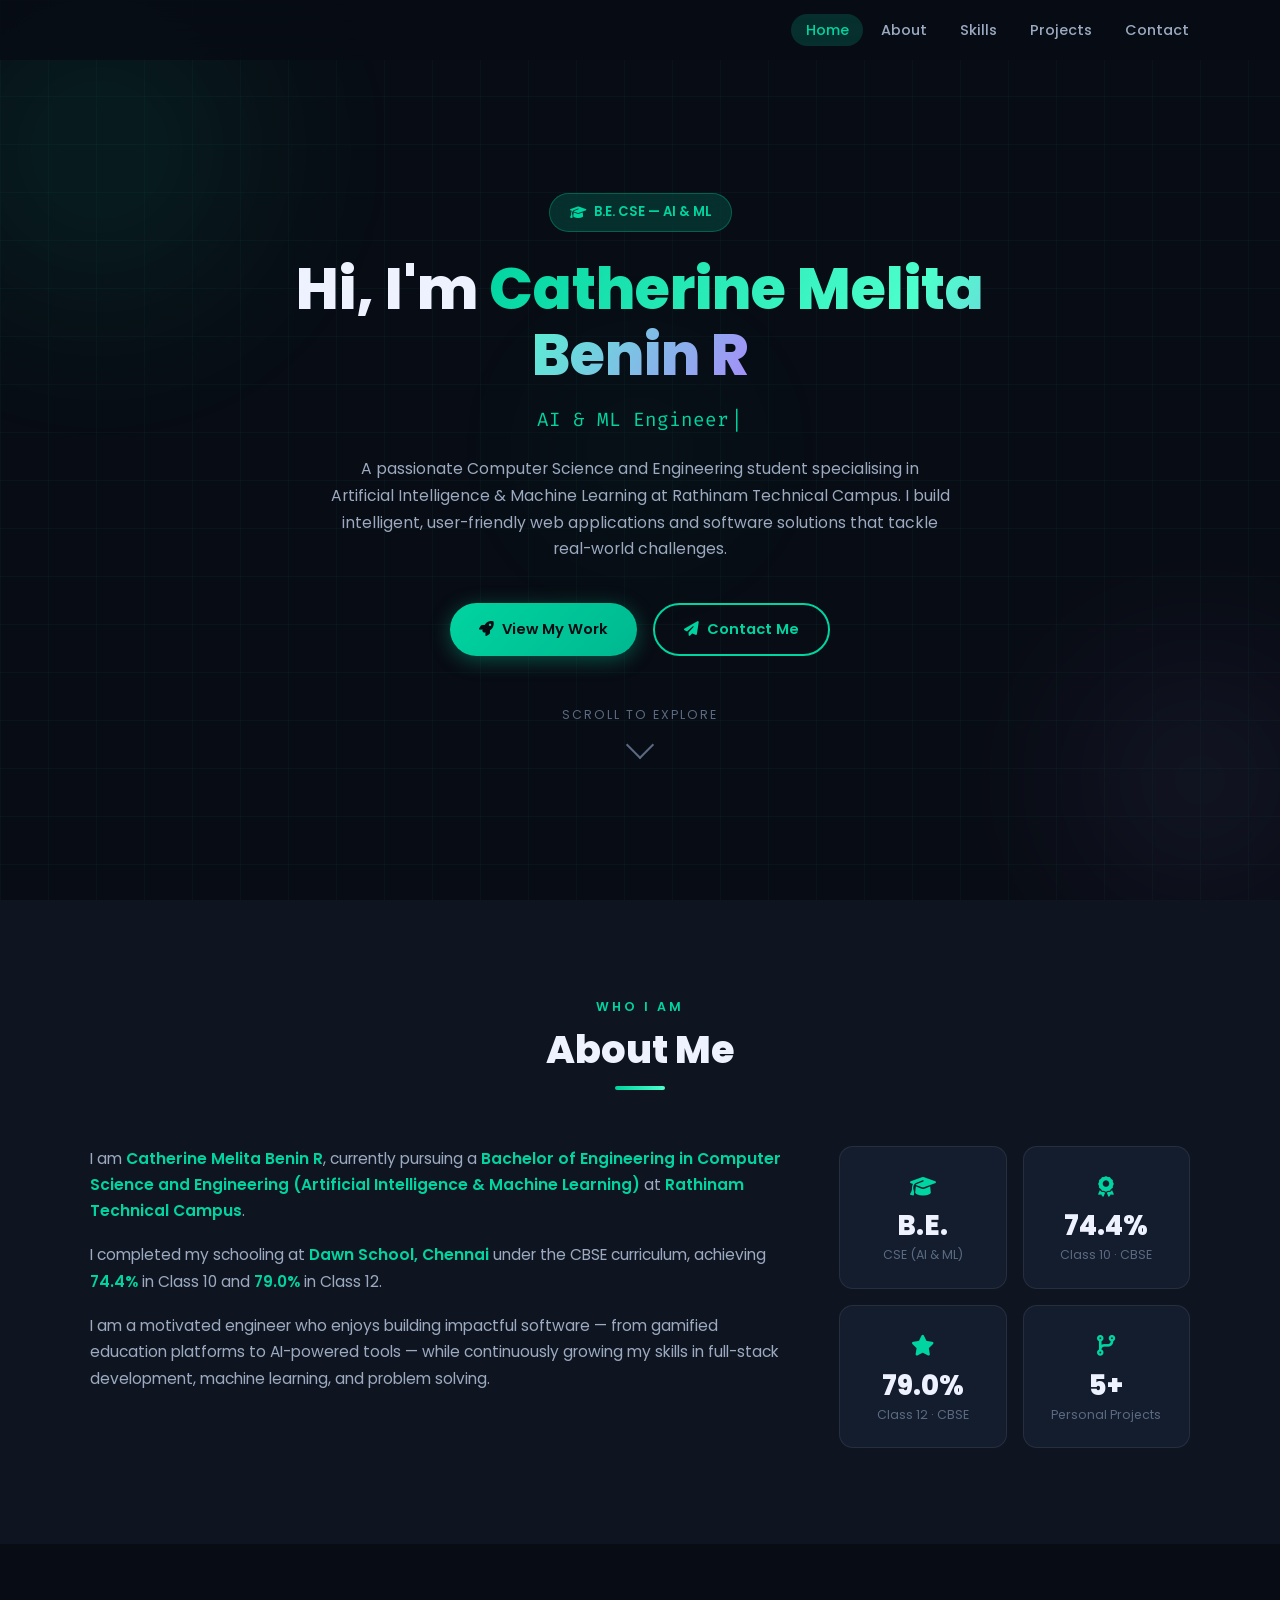
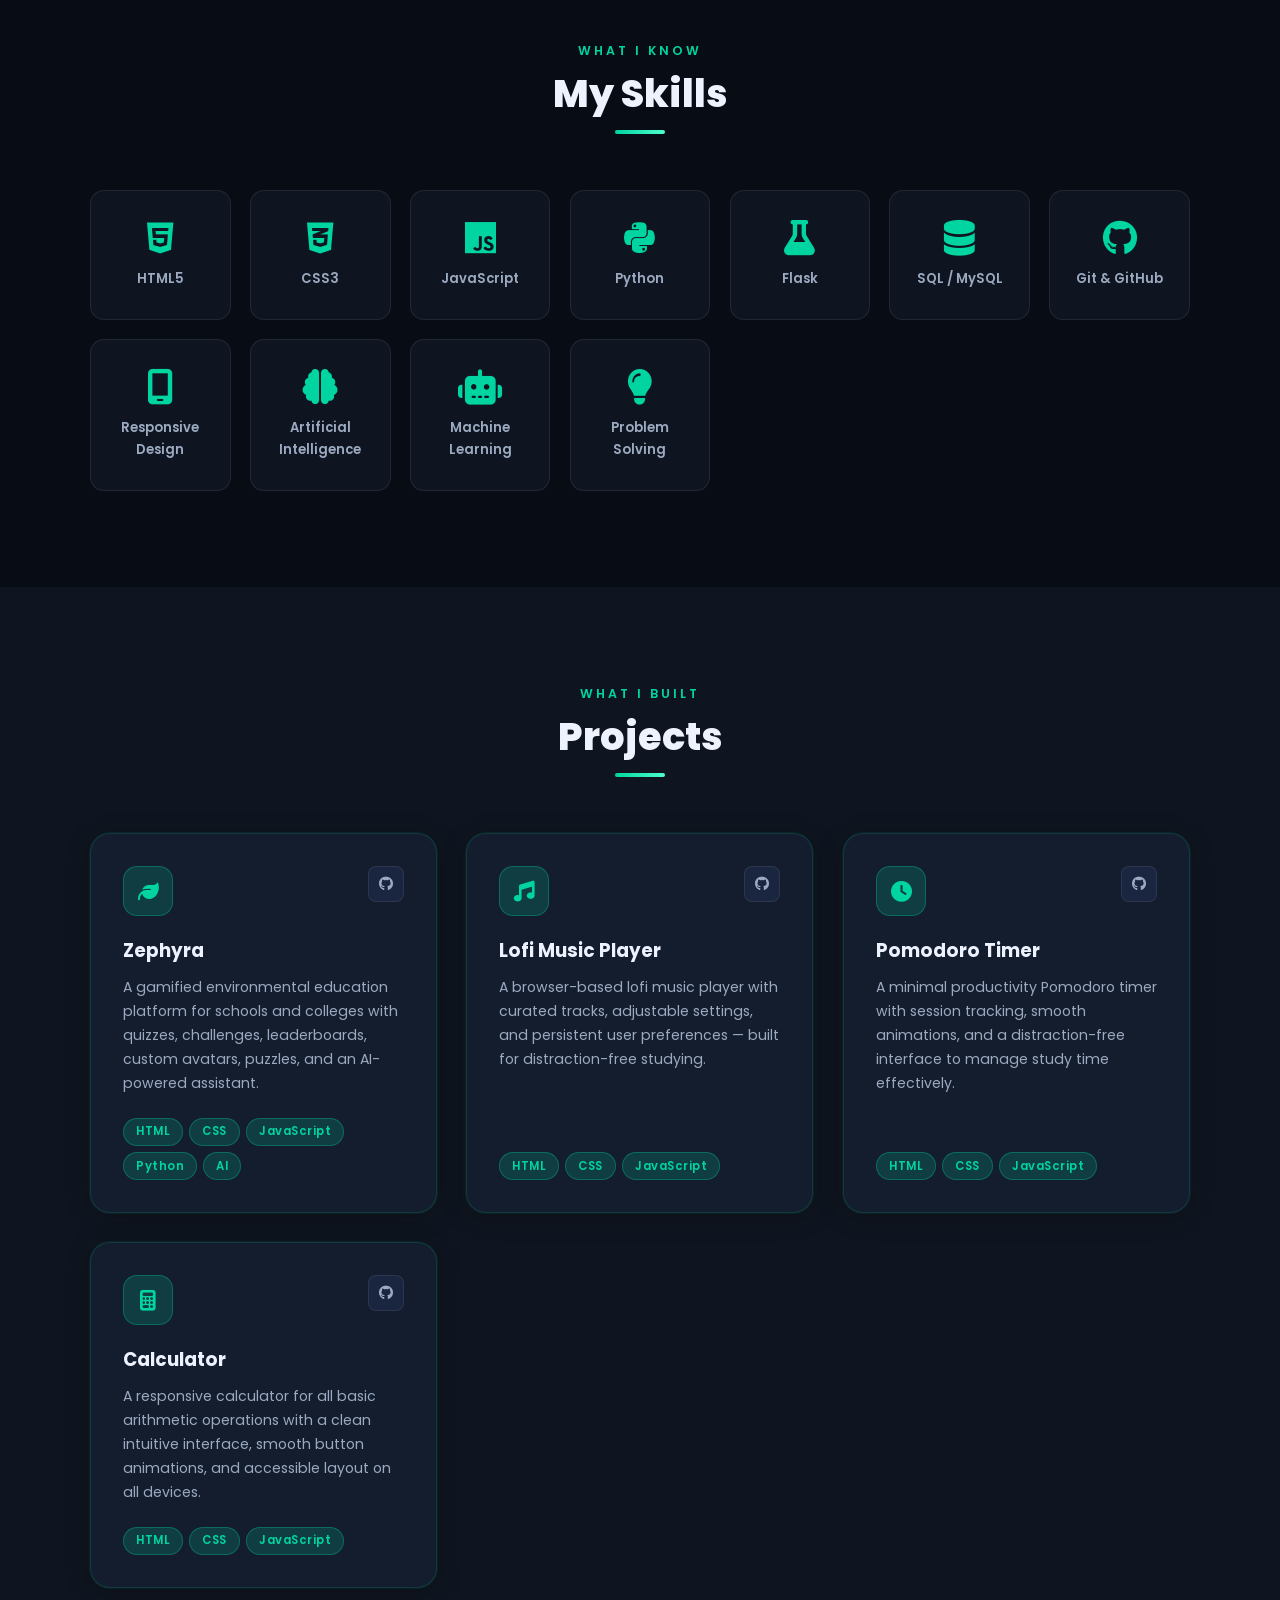
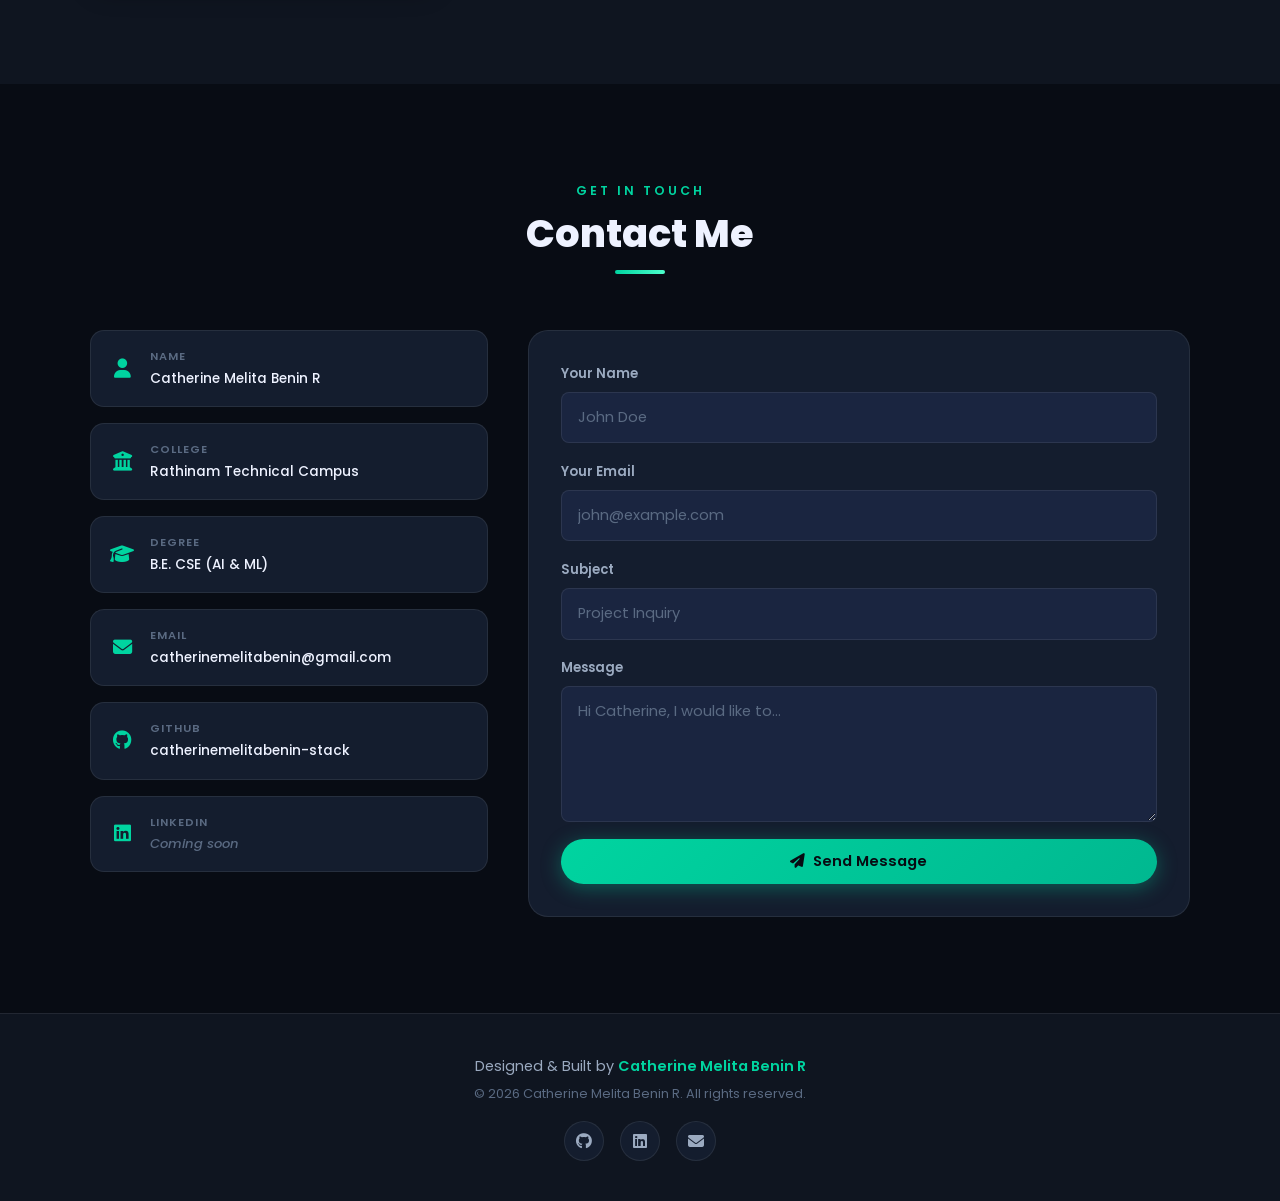
<file: index.html>
<!DOCTYPE html>
<html lang="en">
<head>
  <meta charset="UTF-8" />
  <meta name="viewport" content="width=device-width, initial-scale=1.0" />
  <title>Catherine Melita Benin R | Portfolio</title>
  <meta name="description" content="Portfolio of Catherine Melita Benin R — B.E. CSE (AI & ML) student at Rathinam Technical Campus." />
  <link rel="stylesheet" href="style.css" />
  <link rel="preconnect" href="https://fonts.googleapis.com">
  <link rel="preconnect" href="https://fonts.gstatic.com" crossorigin>
  <link href="https://fonts.googleapis.com/css2?family=Poppins:wght@300;400;500;600;700;800&family=Fira+Code:wght@400;500&display=swap" rel="stylesheet" />
  <link rel="stylesheet" href="https://cdnjs.cloudflare.com/ajax/libs/font-awesome/6.5.1/css/all.min.css" />
</head>
<body>

  <!-- ===== NAVBAR ===== -->
  <nav id="navbar">
    <a href="#hero" class="nav-logo">
      <!-- <span class="logo-first">Catherine Melita Benin R</span> -->

    </a>
    <ul class="nav-links" id="navLinks">
      <li><a href="#hero">Home</a></li>
      <li><a href="#about">About</a></li>
      <li><a href="#skills">Skills</a></li>
      <li><a href="#projects">Projects</a></li>
      <li><a href="#contact">Contact</a></li>
    </ul>
    <button class="hamburger" id="hamburger" aria-label="Toggle menu">
      <span></span><span></span><span></span>
    </button>
  </nav>

  <!-- ===== HERO ===== -->
  <section id="hero">
    <div class="hero-bg">
      <!-- Animated blobs -->
      <div class="blob blob-1"></div>
      <div class="blob blob-2"></div>
      <div class="blob blob-3"></div>
      <div class="grid-overlay"></div>
      <!-- Particle canvas -->
      <canvas id="particleCanvas"></canvas>
    </div>
    <div class="hero-content reveal">
      <div class="hero-badge">
        <i class="fas fa-graduation-cap"></i>
        <span>B.E. CSE — AI &amp; ML</span>
      </div>
      <h1>Hi, I'm <span class="gradient-text">Catherine Melita Benin R</span></h1>
      <div class="typing-wrapper">
        <span id="typed-text"></span><span class="cursor">|</span>
      </div>
      <p class="hero-desc">
        A passionate Computer Science and Engineering student specialising in
        Artificial Intelligence &amp; Machine Learning at Rathinam Technical Campus.
        I build intelligent, user-friendly web applications and software solutions
        that tackle real-world challenges.
      </p>
      <div class="hero-btns">
        <a href="#projects" class="btn btn-primary"><i class="fas fa-rocket"></i> View My Work</a>
        <a href="#contact" class="btn btn-outline"><i class="fas fa-paper-plane"></i> Contact Me</a>
      </div>
      <div class="hero-scroll-hint">
        <span>Scroll to explore</span>
        <div class="scroll-arrow"></div>
      </div>
    </div>
  </section>

  <!-- ===== ABOUT ===== -->
  <section id="about">
    <div class="section-header reveal">
      <span class="section-label">Who I Am</span>
      <h2 class="section-title">About Me</h2>
      <div class="title-line"></div>
    </div>
    <div class="about-content">
      <div class="about-text reveal">
        <p>
          I am <strong>Catherine Melita Benin R</strong>, currently pursuing a
          <strong>Bachelor of Engineering in Computer Science and Engineering
          (Artificial Intelligence &amp; Machine Learning)</strong> at
          <strong>Rathinam Technical Campus</strong>.
        </p>
        <p>
          I completed my schooling at <strong>Dawn School, Chennai</strong>
          under the CBSE curriculum, achieving <strong>74.4%</strong> in Class 10
          and <strong>79.0%</strong> in Class 12.
        </p>
        <p>
          I am a motivated engineer who enjoys building impactful software — from
          gamified education platforms to AI-powered tools — while continuously
          growing my skills in full-stack development, machine learning, and
          problem solving.
        </p>
      </div>
      <div class="about-stats reveal">
        <div class="stat-card">
          <div class="stat-icon"><i class="fas fa-graduation-cap"></i></div>
          <span>B.E.</span>
          <p>CSE (AI &amp; ML)</p>
        </div>
        <div class="stat-card">
          <div class="stat-icon"><i class="fas fa-award"></i></div>
          <span>74.4%</span>
          <p>Class 10 · CBSE</p>
        </div>
        <div class="stat-card">
          <div class="stat-icon"><i class="fas fa-star"></i></div>
          <span>79.0%</span>
          <p>Class 12 · CBSE</p>
        </div>
        <div class="stat-card">
          <div class="stat-icon"><i class="fas fa-code-branch"></i></div>
          <span>5+</span>
          <p>Personal Projects</p>
        </div>
      </div>
    </div>
  </section>

  <!-- ===== SKILLS ===== -->
  <section id="skills">
    <div class="section-header reveal">
      <span class="section-label">What I Know</span>
      <h2 class="section-title">My Skills</h2>
      <div class="title-line"></div>
    </div>
    <div class="skills-grid">
      <div class="skill-card reveal"><div class="skill-glow"></div><i class="fab fa-html5"></i><p>HTML5</p></div>
      <div class="skill-card reveal"><div class="skill-glow"></div><i class="fab fa-css3-alt"></i><p>CSS3</p></div>
      <div class="skill-card reveal"><div class="skill-glow"></div><i class="fab fa-js"></i><p>JavaScript</p></div>
      <div class="skill-card reveal"><div class="skill-glow"></div><i class="fab fa-python"></i><p>Python</p></div>
      <div class="skill-card reveal"><div class="skill-glow"></div><i class="fas fa-flask"></i><p>Flask</p></div>
      <div class="skill-card reveal"><div class="skill-glow"></div><i class="fas fa-database"></i><p>SQL / MySQL</p></div>
      <div class="skill-card reveal"><div class="skill-glow"></div><i class="fab fa-github"></i><p>Git &amp; GitHub</p></div>
      <div class="skill-card reveal"><div class="skill-glow"></div><i class="fas fa-mobile-screen"></i><p>Responsive Design</p></div>
      <div class="skill-card reveal"><div class="skill-glow"></div><i class="fas fa-brain"></i><p>Artificial Intelligence</p></div>
      <div class="skill-card reveal"><div class="skill-glow"></div><i class="fas fa-robot"></i><p>Machine Learning</p></div>
      <div class="skill-card reveal"><div class="skill-glow"></div><i class="fas fa-lightbulb"></i><p>Problem Solving</p></div>
    </div>
  </section>

  <!-- ===== PROJECTS ===== -->
  <section id="projects">
    <div class="section-header reveal">
      <span class="section-label">What I Built</span>
      <h2 class="section-title">Projects</h2>
      <div class="title-line"></div>
    </div>
    <div class="projects-grid">

      <!-- Zephyra -->
      <article class="project-card reveal" data-tilt>
        <div class="card-glow"></div>
        <div class="project-header">
          <div class="project-icon-wrap"><i class="fas fa-leaf"></i></div>
          <div class="project-links">
            <a href="https://github.com/catherinemelitabenin-stack" target="_blank" rel="noopener noreferrer" class="icon-btn" aria-label="Source Code"><i class="fab fa-github"></i></a>
          </div>
        </div>
        <h3>Zephyra</h3>
        <p>A gamified environmental education platform for schools and colleges with quizzes, challenges, leaderboards, custom avatars, puzzles, and an AI-powered assistant.</p>
        <div class="tech-tags">
          <span>HTML</span><span>CSS</span><span>JavaScript</span><span>Python</span><span>AI</span>
        </div>
      </article>

      <!-- Lofi Music Player -->
      <article class="project-card reveal" data-tilt>
        <div class="card-glow"></div>
        <div class="project-header">
          <div class="project-icon-wrap"><i class="fas fa-music"></i></div>
          <div class="project-links">
            <a href="https://github.com/catherinemelitabenin-stack" target="_blank" rel="noopener noreferrer" class="icon-btn" aria-label="Source Code"><i class="fab fa-github"></i></a>
          </div>
        </div>
        <h3>Lofi Music Player</h3>
        <p>A browser-based lofi music player with curated tracks, adjustable settings, and persistent user preferences — built for distraction-free studying.</p>
        <div class="tech-tags">
          <span>HTML</span><span>CSS</span><span>JavaScript</span>
        </div>
      </article>

      <!-- Pomodoro Timer -->
      <article class="project-card reveal" data-tilt>
        <div class="card-glow"></div>
        <div class="project-header">
          <div class="project-icon-wrap"><i class="fas fa-clock"></i></div>
          <div class="project-links">
            <a href="https://github.com/catherinemelitabenin-stack" target="_blank" rel="noopener noreferrer" class="icon-btn" aria-label="Source Code"><i class="fab fa-github"></i></a>
          </div>
        </div>
        <h3>Pomodoro Timer</h3>
        <p>A minimal productivity Pomodoro timer with session tracking, smooth animations, and a distraction-free interface to manage study time effectively.</p>
        <div class="tech-tags">
          <span>HTML</span><span>CSS</span><span>JavaScript</span>
        </div>
      </article>

      <!-- Calculator -->
      <article class="project-card reveal" data-tilt>
        <div class="card-glow"></div>
        <div class="project-header">
          <div class="project-icon-wrap"><i class="fas fa-calculator"></i></div>
          <div class="project-links">
            <a href="https://github.com/catherinemelitabenin-stack" target="_blank" rel="noopener noreferrer" class="icon-btn" aria-label="Source Code"><i class="fab fa-github"></i></a>
          </div>
        </div>
        <h3>Calculator</h3>
        <p>A responsive calculator for all basic arithmetic operations with a clean intuitive interface, smooth button animations, and accessible layout on all devices.</p>
        <div class="tech-tags">
          <span>HTML</span><span>CSS</span><span>JavaScript</span>
        </div>
      </article>

    </div>
  </section>

  <!-- ===== CONTACT ===== -->
  <section id="contact">
    <div class="section-header reveal">
      <span class="section-label">Get In Touch</span>
      <h2 class="section-title">Contact Me</h2>
      <div class="title-line"></div>
    </div>
    <div class="contact-wrapper">
      <div class="contact-info reveal">

        <div class="contact-card">
          <i class="fas fa-user"></i>
          <div><span class="contact-label">Name</span><span class="contact-value">Catherine Melita Benin R</span></div>
        </div>

        <div class="contact-card">
          <i class="fas fa-university"></i>
          <div><span class="contact-label">College</span><span class="contact-value">Rathinam Technical Campus</span></div>
        </div>

        <div class="contact-card">
          <i class="fas fa-graduation-cap"></i>
          <div><span class="contact-label">Degree</span><span class="contact-value">B.E. CSE (AI &amp; ML)</span></div>
        </div>

        <!-- Email — opens mail client -->
        <a href="mailto:catherinemelitabenin@gmail.com" class="contact-card contact-card-link">
          <i class="fas fa-envelope"></i>
          <div>
            <span class="contact-label">Email</span>
            <span class="contact-value">catherinemelitabenin@gmail.com</span>
          </div>
        </a>

        <!-- GitHub — opens in new tab -->
        <a href="https://github.com/catherinemelitabenin-stack" target="_blank" rel="noopener noreferrer" class="contact-card contact-card-link">
          <i class="fab fa-github"></i>
          <div>
            <span class="contact-label">GitHub</span>
            <span class="contact-value">catherinemelitabenin-stack</span>
          </div>
        </a>

        <div class="contact-card">
          <i class="fab fa-linkedin"></i>
          <div><span class="contact-label">LinkedIn</span><span class="contact-value coming-soon">Coming soon</span></div>
        </div>

      </div>

      <form class="contact-form reveal" onsubmit="handleSubmit(event)">
        <div class="form-group">
          <label for="fname">Your Name</label>
          <input id="fname" type="text" placeholder="John Doe" required />
        </div>
        <div class="form-group">
          <label for="femail">Your Email</label>
          <input id="femail" type="email" placeholder="john@example.com" required />
        </div>
        <div class="form-group">
          <label for="fsubject">Subject</label>
          <input id="fsubject" type="text" placeholder="Project Inquiry" />
        </div>
        <div class="form-group">
          <label for="fmessage">Message</label>
          <textarea id="fmessage" rows="5" placeholder="Hi Catherine, I would like to..." required></textarea>
        </div>
        <button type="submit" class="btn btn-primary full-w">
          <i class="fas fa-paper-plane"></i> Send Message
        </button>
      </form>
    </div>
  </section>

  <!-- ===== FOOTER ===== -->
  <footer>
    <p class="footer-text">Designed &amp; Built by <span>Catherine Melita Benin R</span></p>
    <p class="footer-copy">© 2026 Catherine Melita Benin R. All rights reserved.</p>
    <div class="social-links">
      <a href="https://github.com/catherinemelitabenin-stack" target="_blank" rel="noopener noreferrer" aria-label="GitHub"><i class="fab fa-github"></i></a>
      <a href="#" aria-label="LinkedIn"><i class="fab fa-linkedin"></i></a>
      <a href="mailto:catherinemelitabenin@gmail.com" aria-label="Email"><i class="fas fa-envelope"></i></a>
    </div>
  </footer>

  <script src="script.js"></script>
</body>
</html>
</file>
<file: style.css>
/* ===== RESET & BASE ===== */
*, *::before, *::after { margin: 0; padding: 0; box-sizing: border-box; }
html { scroll-behavior: smooth; scroll-padding-top: 80px; }
body {
  font-family: 'Poppins', sans-serif;
  background: #080c14;
  color: #dde3ee;
  line-height: 1.7;
  overflow-x: hidden;
}
a { text-decoration: none; color: inherit; }

/* ===== CSS VARIABLES ===== */
:root {
  --teal: #00d4a0;
  --teal-light: #4dffcc;
  --teal-dim: rgba(0,212,160,0.18);
  --teal-glow: rgba(0,212,160,0.35);
  --surface-0: #080c14;
  --surface-1: #0f1520;
  --surface-2: #141d2e;
  --surface-3: #1a2540;
  --text-1: #eef2ff;
  --text-2: #9baac0;
  --text-3: #5a6a82;
  --border: rgba(255,255,255,0.08);
  --radius-sm: 8px;
  --radius-md: 14px;
  --radius-lg: 20px;
  --radius-full: 9999px;
  --trans: 0.35s cubic-bezier(0.16,1,0.3,1);
}

/* ===== GRADIENT TEXT ===== */
.gradient-text {
  background: linear-gradient(120deg, var(--teal), var(--teal-light) 60%, #a78bfa);
  -webkit-background-clip: text;
  -webkit-text-fill-color: transparent;
  background-clip: text;
}

/* ===== BUTTONS ===== */
.btn {
  display: inline-flex;
  align-items: center;
  gap: 0.5rem;
  padding: 0.75rem 1.8rem;
  border: none;
  border-radius: var(--radius-full);
  font-family: 'Poppins', sans-serif;
  font-size: 0.92rem;
  font-weight: 600;
  cursor: pointer;
  transition: var(--trans);
  white-space: nowrap;
}
.btn-primary {
  background: linear-gradient(135deg, var(--teal), #00b890);
  color: #070b12;
  box-shadow: 0 4px 20px var(--teal-glow);
}
.btn-primary:hover {
  transform: translateY(-3px);
  box-shadow: 0 8px 30px var(--teal-glow);
}
.btn-outline {
  background: transparent;
  color: var(--teal);
  border: 2px solid var(--teal);
}
.btn-outline:hover {
  background: var(--teal);
  color: #070b12;
  transform: translateY(-3px);
}
.full-w { width: 100%; justify-content: center; }

/* ===== NAVBAR ===== */
#navbar {
  position: fixed; top: 0; left: 0; width: 100%;
  display: flex; justify-content: space-between; align-items: center;
  padding: 1rem 6%;
  background: rgba(8,12,20,0.85);
  backdrop-filter: blur(16px);
  border-bottom: 1px solid transparent;
  z-index: 1000;
  transition: border-color 0.3s, box-shadow 0.3s;
}
#navbar.scrolled {
  border-bottom-color: var(--border);
  box-shadow: 0 4px 30px rgba(0,0,0,0.4);
}
.nav-logo {
  font-size: 1.25rem; font-weight: 800;
  display: flex; align-items: center; gap: 0.25rem;
}
.logo-first { color: var(--teal); }
.logo-last  { color: var(--text-1); }
.nav-links  { display: flex; list-style: none; gap: 0.25rem; }
.nav-links a {
  padding: 0.4rem 0.9rem;
  border-radius: var(--radius-full);
  color: var(--text-2);
  font-size: 0.9rem; font-weight: 500;
  transition: var(--trans);
}
.nav-links a:hover,
.nav-links a.active { color: var(--text-1); background: var(--teal-dim); }
.nav-links a.active  { color: var(--teal); }
.hamburger {
  display: none; flex-direction: column; gap: 5px;
  background: none; border: none; cursor: pointer; padding: 4px;
}
.hamburger span {
  display: block; width: 24px; height: 2px;
  background: var(--text-1); border-radius: 2px; transition: var(--trans);
}

/* ===== SECTION SHARED ===== */
section { padding: 6rem 6%; }
.section-header { text-align: center; margin-bottom: 3.5rem; }
.section-label {
  font-size: 0.78rem; font-weight: 600;
  letter-spacing: 3px; text-transform: uppercase;
  color: var(--teal); display: block; margin-bottom: 0.6rem;
}
.section-title {
  font-size: clamp(1.8rem,3vw,2.5rem);
  font-weight: 800; color: var(--text-1); line-height: 1.2;
}
.title-line {
  width: 50px; height: 4px;
  background: linear-gradient(90deg, var(--teal), var(--teal-light));
  border-radius: var(--radius-full);
  margin: 0.8rem auto 0;
}

/* ===== HERO ===== */
#hero {
  position: relative; min-height: 100vh;
  display: flex; align-items: center; justify-content: center;
  text-align: center; padding: 7rem 6% 4rem; overflow: hidden;
  background: var(--surface-0);
}
.hero-bg { position: absolute; inset: 0; pointer-events: none; }

/* Particle canvas */
#particleCanvas {
  position: absolute; inset: 0;
  width: 100%; height: 100%;
  z-index: 0; opacity: 0.6;
}

/* Animated blobs */
.blob {
  position: absolute; border-radius: 50%;
  filter: blur(80px); opacity: 0.45;
}
.blob-1 {
  width: 500px; height: 500px;
  background: radial-gradient(circle, rgba(0,212,160,0.3), transparent 65%);
  top: -100px; left: -150px;
  animation: blobFloat 14s ease-in-out infinite alternate;
}
.blob-2 {
  width: 400px; height: 400px;
  background: radial-gradient(circle, rgba(167,139,250,0.25), transparent 65%);
  bottom: -80px; right: -120px;
  animation: blobFloat 18s ease-in-out infinite alternate-reverse;
}
.blob-3 {
  width: 300px; height: 300px;
  background: radial-gradient(circle, rgba(0,212,160,0.15), transparent 65%);
  top: 50%; left: 50%; transform: translate(-50%,-50%);
  animation: blobFloat 22s ease-in-out infinite alternate;
}
.grid-overlay {
  position: absolute; inset: 0;
  background-image:
    linear-gradient(rgba(0,212,160,0.04) 1px, transparent 1px),
    linear-gradient(90deg, rgba(0,212,160,0.04) 1px, transparent 1px);
  background-size: 48px 48px;
}
@keyframes blobFloat {
  from { transform: translate(0,0) scale(1); }
  to   { transform: translate(30px,-25px) scale(1.08); }
}

/* Hero content */
.hero-content { position: relative; z-index: 1; max-width: 820px; }
.hero-badge {
  display: inline-flex; align-items: center; gap: 0.5rem;
  padding: 0.45rem 1.2rem;
  border-radius: var(--radius-full);
  background: var(--teal-dim);
  border: 1px solid rgba(0,212,160,0.3);
  color: var(--teal); font-size: 0.82rem; font-weight: 600;
  margin-bottom: 1.5rem;
  backdrop-filter: blur(10px);
}
.hero-content h1 {
  font-size: clamp(2rem,5vw,3.6rem);
  font-weight: 800; color: var(--text-1);
  line-height: 1.15; margin-bottom: 1rem;
}
.typing-wrapper {
  font-family: 'Fira Code', monospace;
  font-size: clamp(0.95rem,2vw,1.2rem);
  color: var(--teal); min-height: 2rem; margin-bottom: 1.2rem;
  display: flex; align-items: center; justify-content: center; gap: 2px;
}
.cursor {
  display: inline-block;
  animation: blink 1s step-end infinite;
  color: var(--teal);
}
@keyframes blink { 0%,100% { opacity:1; } 50% { opacity:0; } }
.hero-desc {
  color: var(--text-2); max-width: 620px;
  margin: 0 auto 2.5rem; font-size: 0.98rem;
}
.hero-btns {
  display: flex; gap: 1rem;
  justify-content: center; flex-wrap: wrap; margin-bottom: 3rem;
}
.hero-scroll-hint {
  display: flex; flex-direction: column;
  align-items: center; gap: 0.6rem;
  color: var(--text-3); font-size: 0.78rem;
  letter-spacing: 2px; text-transform: uppercase;
}
.scroll-arrow {
  width: 20px; height: 20px;
  border-right: 2px solid var(--text-3);
  border-bottom: 2px solid var(--text-3);
  transform: rotate(45deg);
  animation: arrowBounce 1.5s ease-in-out infinite;
}
@keyframes arrowBounce {
  0%,100% { transform: rotate(45deg) translateY(0); }
  50%      { transform: rotate(45deg) translateY(5px); }
}

/* ===== ABOUT ===== */
#about { background: var(--surface-1); }
.about-content {
  display: flex; gap: 3rem; align-items: flex-start;
  flex-wrap: wrap; max-width: 1100px; margin: 0 auto;
}
.about-text { flex: 2; min-width: 280px; }
.about-text p { margin-bottom: 1.1rem; color: var(--text-2); font-size: 0.97rem; }
.about-text strong { color: var(--teal); font-weight: 600; }
.about-stats {
  flex: 1; display: grid;
  grid-template-columns: 1fr 1fr; gap: 1rem; min-width: 260px;
}
.stat-card {
  background: var(--surface-2);
  border: 1px solid var(--border);
  border-radius: var(--radius-md);
  padding: 1.4rem 1rem; text-align: center;
  transition: var(--trans); position: relative; overflow: hidden;
}
.stat-card::before {
  content: ''; position: absolute; inset: 0;
  background: linear-gradient(135deg, var(--teal-dim), transparent);
  opacity: 0; transition: var(--trans);
}
.stat-card:hover {
  border-color: var(--teal);
  transform: translateY(-4px);
  box-shadow: 0 12px 30px rgba(0,212,160,0.15);
}
.stat-card:hover::before { opacity: 1; }
.stat-icon { font-size: 1.3rem; color: var(--teal); margin-bottom: 0.5rem; position: relative; }
.stat-card span { display: block; font-size: 1.7rem; font-weight: 800; color: var(--text-1); line-height: 1; position: relative; }
.stat-card p   { font-size: 0.78rem; color: var(--text-3); margin-top: 0.3rem; position: relative; }

/* ===== SKILLS ===== */
.skills-grid {
  display: grid;
  grid-template-columns: repeat(auto-fit, minmax(140px,1fr));
  gap: 1.2rem; max-width: 1100px; margin: 0 auto;
}
.skill-card {
  position: relative;
  background: var(--surface-1);
  border: 1px solid var(--border);
  border-radius: var(--radius-md);
  padding: 1.8rem 1rem; text-align: center;
  transition: var(--trans); overflow: hidden; cursor: default;
}
.skill-glow {
  position: absolute; inset: 0;
  background: radial-gradient(circle at 50% 0%, var(--teal-dim), transparent 70%);
  opacity: 0; transition: var(--trans);
}
.skill-card:hover {
  border-color: var(--teal);
  transform: translateY(-8px);
  box-shadow: 0 16px 36px rgba(0,212,160,0.15);
}
.skill-card:hover .skill-glow { opacity: 1; }
.skill-card i {
  font-size: 2.2rem; color: var(--teal);
  margin-bottom: 0.8rem; display: block; position: relative;
}
.skill-card p {
  font-size: 0.82rem; font-weight: 600;
  color: var(--text-2); position: relative;
}

/* ===== PROJECTS ===== */
#projects { background: var(--surface-1); }
.projects-grid {
  display: grid;
  grid-template-columns: repeat(auto-fit, minmax(290px,1fr));
  gap: 1.8rem; max-width: 1100px; margin: 0 auto;
}

/* Project card — 3D tilt + glow border */
.project-card {
  background: var(--surface-2);
  border: 1px solid rgba(0,212,160,0.15);
  border-radius: var(--radius-lg);
  padding: 2rem;
  display: flex; flex-direction: column; gap: 0.6rem;
  position: relative; overflow: hidden;
  transition: box-shadow var(--trans), border-color var(--trans);
  transform-style: preserve-3d;
  will-change: transform;
  /* subtle permanent glow */
  box-shadow: 0 0 0 1px rgba(0,212,160,0.08), 0 4px 24px rgba(0,0,0,0.3);
}

/* Top sweep line */
.project-card::after {
  content: '';
  position: absolute; top: 0; left: 0;
  width: 100%; height: 3px;
  background: linear-gradient(90deg, var(--teal), var(--teal-light));
  transform: scaleX(0); transform-origin: left;
  transition: transform 0.4s ease;
}
.project-card:hover::after { transform: scaleX(1); }

/* Glow overlay inside card */
.card-glow {
  position: absolute; inset: 0;
  background: radial-gradient(ellipse at 50% 0%, rgba(0,212,160,0.1), transparent 70%);
  opacity: 0; transition: opacity 0.4s ease; pointer-events: none;
}
.project-card:hover {
  border-color: rgba(0,212,160,0.5);
  box-shadow:
    0 0 0 1px rgba(0,212,160,0.3),
    0 8px 32px rgba(0,212,160,0.2),
    0 20px 50px rgba(0,0,0,0.5);
}
.project-card:hover .card-glow { opacity: 1; }

.project-header {
  display: flex; justify-content: space-between;
  align-items: flex-start; margin-bottom: 0.6rem;
}
.project-icon-wrap {
  width: 50px; height: 50px;
  border-radius: var(--radius-md);
  background: var(--teal-dim);
  border: 1px solid rgba(0,212,160,0.3);
  display: grid; place-items: center;
  font-size: 1.3rem; color: var(--teal);
}
.project-links { display: flex; gap: 0.5rem; }
.icon-btn {
  width: 36px; height: 36px;
  border-radius: var(--radius-sm);
  background: var(--surface-3);
  border: 1px solid var(--border);
  display: grid; place-items: center;
  color: var(--text-2); font-size: 0.9rem;
  transition: var(--trans);
}
.icon-btn:hover { color: var(--teal); border-color: var(--teal); }
.project-card h3 { font-size: 1.15rem; font-weight: 700; color: var(--text-1); }
.project-card p  { font-size: 0.88rem; color: var(--text-2); flex-grow: 1; }
.tech-tags { display: flex; flex-wrap: wrap; gap: 0.4rem; margin-top: 0.8rem; }
.tech-tags span {
  padding: 0.2rem 0.75rem;
  border-radius: var(--radius-full);
  background: var(--teal-dim);
  color: var(--teal);
  border: 1px solid rgba(0,212,160,0.3);
  font-size: 0.72rem; font-weight: 600; letter-spacing: 0.5px;
}

/* ===== CONTACT ===== */
#contact { background: var(--surface-0); }
.contact-wrapper {
  display: flex; gap: 2.5rem; flex-wrap: wrap;
  max-width: 1100px; margin: 0 auto;
}
.contact-info {
  flex: 1; min-width: 260px;
  display: flex; flex-direction: column; gap: 1rem;
}
.contact-card {
  display: flex; align-items: center; gap: 1rem;
  background: var(--surface-2);
  border: 1px solid var(--border);
  border-radius: var(--radius-md);
  padding: 1rem 1.2rem;
  transition: var(--trans);
  color: inherit;
}
.contact-card:hover {
  border-color: rgba(0,212,160,0.4);
  transform: translateX(4px);
}
/* Clickable contact cards (email/github) */
.contact-card-link { cursor: pointer; }
.contact-card-link:hover {
  border-color: var(--teal);
  box-shadow: 0 4px 20px rgba(0,212,160,0.12);
}
.contact-card > i {
  font-size: 1.2rem; color: var(--teal);
  width: 24px; text-align: center; flex-shrink: 0;
}
.contact-card > div { display: flex; flex-direction: column; gap: 1px; min-width: 0; }
.contact-label {
  font-size: 0.7rem; font-weight: 600;
  letter-spacing: 1px; text-transform: uppercase;
  color: var(--text-3);
}
.contact-value {
  font-size: 0.85rem; color: var(--text-1);
  font-weight: 500; word-break: break-all;
}
.contact-value.coming-soon {
  color: var(--text-3); font-style: italic; font-size: 0.82rem;
}
.contact-form {
  flex: 1.5; min-width: 300px;
  background: var(--surface-2);
  border: 1px solid var(--border);
  border-radius: var(--radius-lg);
  padding: 2rem;
  display: flex; flex-direction: column; gap: 1.1rem;
}
.form-group { display: flex; flex-direction: column; gap: 0.4rem; }
.form-group label { font-size: 0.82rem; font-weight: 600; color: var(--text-2); }
.contact-form input,
.contact-form textarea {
  background: var(--surface-3);
  border: 1px solid var(--border);
  border-radius: var(--radius-sm);
  padding: 0.9rem 1rem;
  color: var(--text-1);
  font-family: 'Poppins', sans-serif;
  font-size: 0.92rem;
  transition: var(--trans); resize: vertical;
}
.contact-form input::placeholder,
.contact-form textarea::placeholder { color: var(--text-3); }
.contact-form input:focus,
.contact-form textarea:focus {
  outline: none;
  border-color: var(--teal);
  box-shadow: 0 0 0 3px rgba(0,212,160,0.12);
}

/* ===== FOOTER ===== */
footer {
  text-align: center; padding: 2.5rem 6%;
  background: var(--surface-1);
  border-top: 1px solid var(--border);
}
.footer-text  { color: var(--text-2); font-size: 0.9rem; margin-bottom: 0.3rem; }
.footer-text span { color: var(--teal); font-weight: 600; }
.footer-copy  { color: var(--text-3); font-size: 0.8rem; margin-bottom: 1rem; }
.social-links { display: flex; justify-content: center; gap: 1rem; }
.social-links a {
  width: 40px; height: 40px;
  border-radius: var(--radius-full);
  background: var(--surface-2);
  border: 1px solid var(--border);
  display: grid; place-items: center;
  color: var(--text-2); transition: var(--trans);
}
.social-links a:hover {
  color: var(--teal); border-color: var(--teal);
  transform: translateY(-3px);
}

/* ===== SCROLL REVEAL ===== */
.reveal {
  opacity: 0; transform: translateY(32px);
  transition: opacity 0.7s ease, transform 0.7s ease;
}
.reveal.visible { opacity: 1; transform: translateY(0); }

/* ===== RESPONSIVE ===== */
@media (max-width: 768px) {
  .hamburger { display: flex; }
  .nav-links {
    display: none; flex-direction: column;
    position: fixed; top: 0; right: 0;
    width: 260px; height: 100vh;
    background: rgba(9,13,22,0.97);
    backdrop-filter: blur(20px);
    border-left: 1px solid var(--border);
    padding: 5rem 2rem 2rem;
    gap: 0.5rem; z-index: 999;
  }
  .nav-links.open { display: flex; }
  .nav-links a { padding: 0.7rem 1.2rem; font-size: 1rem; }
  .hero-content h1 { font-size: 2.1rem; }
  .hero-btns { gap: 0.6rem; }
  .about-content { flex-direction: column; }
  .about-stats { grid-template-columns: 1fr 1fr; }
  .contact-wrapper { flex-direction: column; }
  section { padding: 4.5rem 5%; }
  /* Disable 3D tilt on touch devices */
  .project-card { transform: none !important; }
}
@media (max-width: 480px) {
  .about-stats  { grid-template-columns: 1fr; }
  .skills-grid  { grid-template-columns: repeat(auto-fit, minmax(120px,1fr)); }
}
</file>
